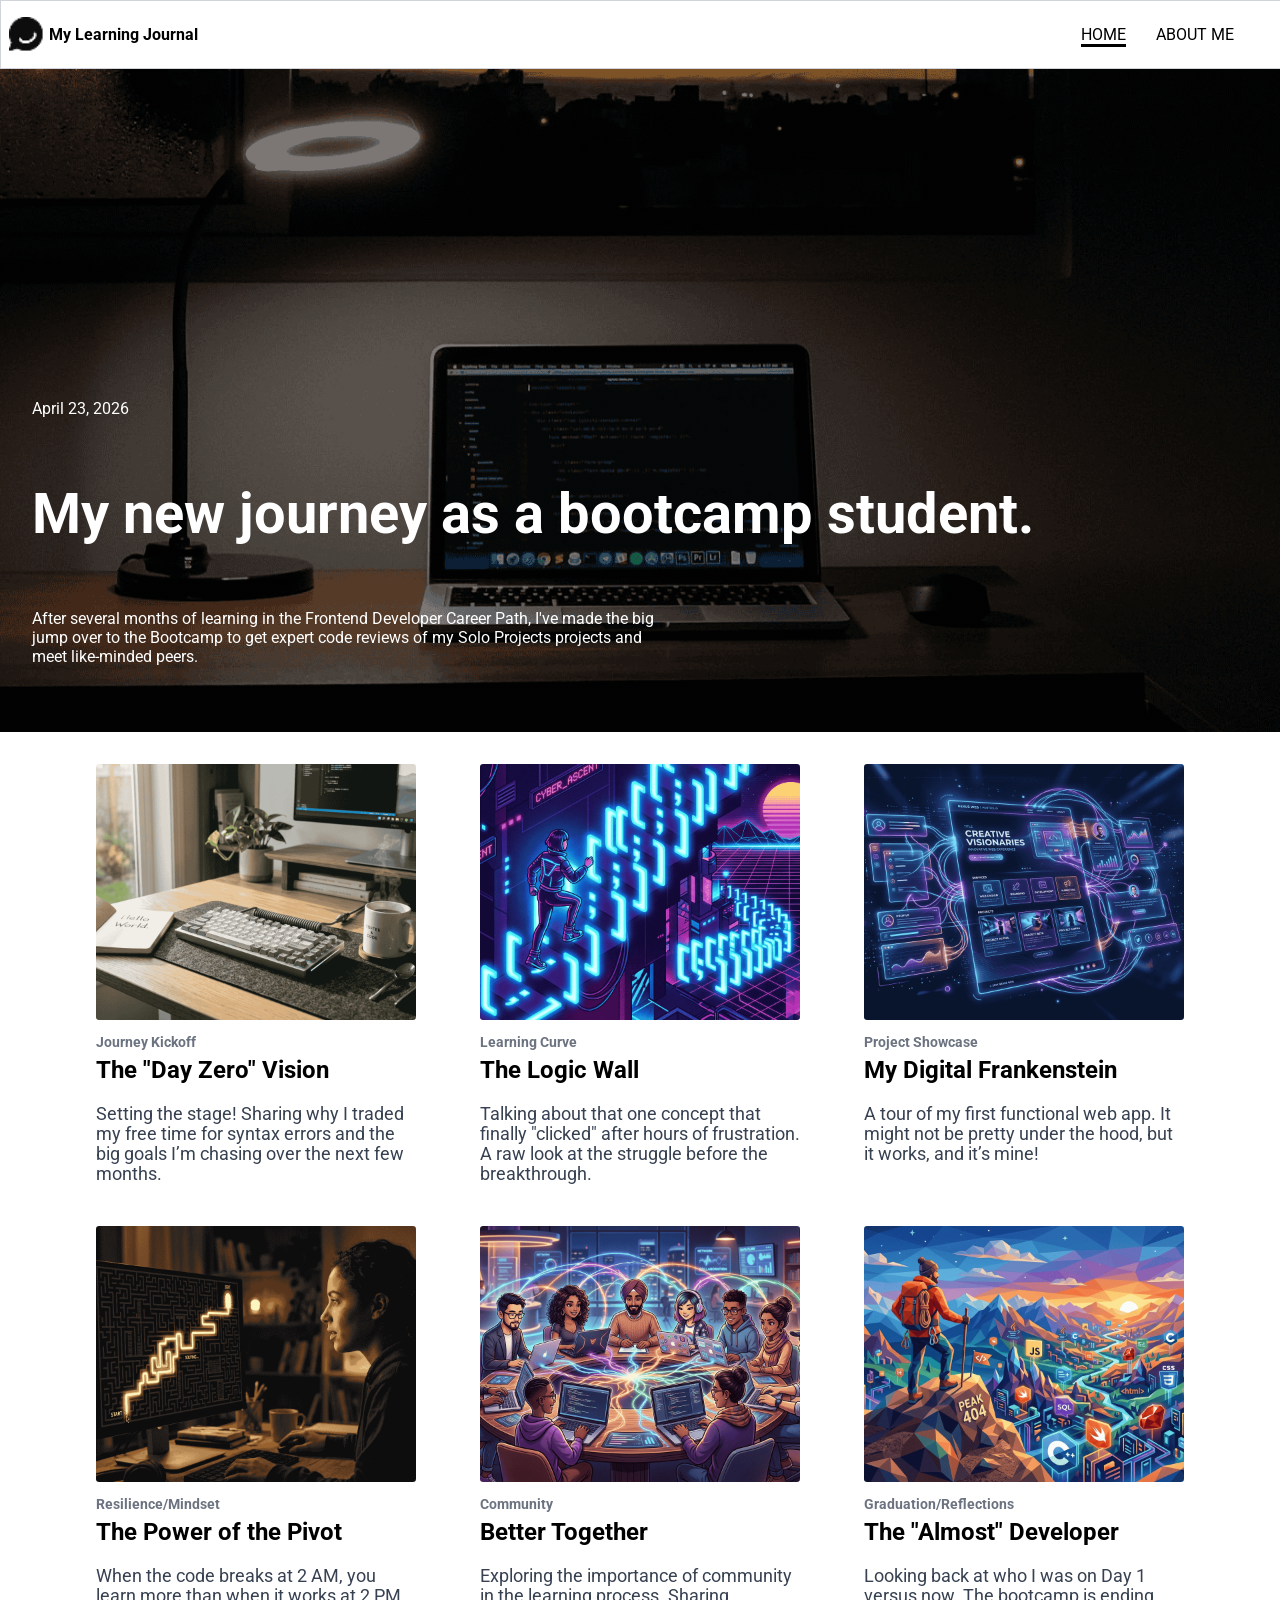
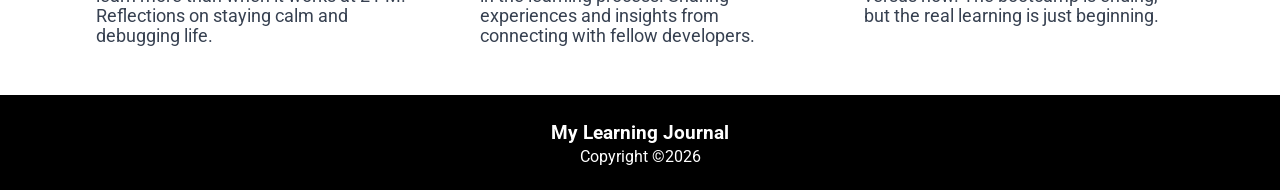
<file: index.html>
<html>
    <head>
        <meta name="viewport" content="width=device-width, initial-scale=1">
        <link rel="preconnect" href="https://fonts.googleapis.com">
        <link rel="preconnect" href="https://fonts.gstatic.com" crossorigin>
        <link href="https://fonts.googleapis.com/css2?family=Roboto:ital,wght@0,100..900;1,100..900&display=swap" rel="stylesheet">
        <title>My Learning Journal</title>
        <link rel="stylesheet" href="css/style.css">
    </head>
    <body>
		<header>
			 <nav class="navbar">
             <a class="logo" href="index.html">
                <img src="images/logo.png" alt="logo">
                <p class="logo-text">My Learning Journal</p>
            </a>
            <button class="hamburger" aria-label="Toggle menu">
                <span class="bar"></span>
                <span class="bar"></span>
                <span class="bar"></span>
            </button>
            <ul class="nav-links">
                <li><a class="nav-link" href="index.html"><span class="underline">Home</span></a></li>
                <li><a class="nav-link" href="about.html"><span class="underline-hover">About Me</span></a></li>
            </ul>
        	</nav>

			<section class="hero-section">
                <div class="hero-texts">
                    
                    <h1 class="hero-title">My new journey as a bootcamp student.</h1>
                    <p class="hero-description">
                        After several months of learning in the Frontend Developer Career Path, I've made the big jump over to the Bootcamp to get expert code reviews of my Solo Projects projects and meet like-minded peers.
                    </p>
					<p class="hero-date">April 23, 2026</p>
                </div>
            </section>
		</header>	
       
        <main>
            
            <div class="articles">
                <!-- Blog one -->
                <a href="post.html" 
				class="blogone" 
				aria-label="Discover how crystals stabilize time in quantum computers">
				<article>
					<img src="images/blog-image-01.png" 
						alt="An AI rendering of crystals in a quantum computer">
					<header class="article-header">
						<h3>Journey Kickoff</h3>
						<h2>The "Day Zero" Vision</h2>
					</header>
                    
                        <p>Setting the stage! Sharing why I traded my free time for syntax errors and the big goals I’m chasing over the next few months.</p>
                    
				</article>
			    </a>

                <!-- Blog 2 -->
                
                <a href="post.html" 
				class="blogtwo" 
				aria-label="Discover how crystals stabilize time in quantum computers">
				<article>
					<img src="images/blog-image-02.png" 
						alt="An AI rendering of crystals in a quantum computer">
					<header class="article-header">
						<h3>Learning Curve</h3>
						<h2>The Logic Wall</h2>
					</header>
                    
                    <p>Talking about that one concept that finally "clicked" after hours of frustration. A raw look at the struggle before the breakthrough.</p>
                    
				</article>
			    </a>

                <!-- Blog 3 -->
                <a href="post.html" 
				class="blogthree" 
				aria-label="Discover how crystals stabilize time in quantum computers">
				<article>
					<img src="images/blog-image-03.png" 
						alt="An AI rendering of crystals in a quantum computer">
					<header class="article-header">
						<h3>Project Showcase</h3>
						<h2> My Digital Frankenstein</h2>
					</header>
                    
                        <p>A tour of my first functional web app. It might not be pretty under the hood, but it works, and it’s mine!</p>
                    
				</article>
			    </a>

                <!-- Blog 4 -->
                
                <a href="post.html" 
				class="blogfour" 
				aria-label="Discover how crystals stabilize time in quantum computers">
				<article>
					<img src="images/blog-image-04.png" 
						alt="An AI rendering of crystals in a quantum computer">
					<header class="article-header">
						<h3>Resilience/Mindset</h3>
						<h2>The Power of the Pivot</h2>
					</header>
                    
                        <p>When the code breaks at 2 AM, you learn more than when it works at 2 PM. Reflections on staying calm and debugging life.</p>
                    
				</article>
			    </a>

                <!-- Blog 5 -->

                <a href="post.html" 
				class="blogfive" 
				aria-label="Discover how crystals stabilize time in quantum computers">
				<article>
					<img src="images/blog-image-05.png" 
						alt="An AI rendering of crystals in a quantum computer">
					<header class="article-header">
						<h3>Community</h3>
						<h2>Better Together</h2>
					</header>
                    
                        <p>Exploring the importance of community in the learning process. Sharing experiences and insights from connecting with fellow developers.</p>
                    
				</article>
			    </a>

                <!-- Blog 6 -->

                <a href="post.html" 
				class="blogsix" 
				aria-label="Discover how crystals stabilize time in quantum computers">
				<article>
					<img src="images/blog-image-06.png" 
						alt="An AI rendering of crystals in a quantum computer">
					<header class="article-header">
						<h3>Graduation/Reflections</h3>
						<h2>The "Almost" Developer</h2>
					</header>
                    
                        <p>Looking back at who I was on Day 1 versus now. The bootcamp is ending, but the real learning is just beginning.</p>
                    
				</article>
			    </a>      
            </div>
        </main>
		<footer>
			<h3>My Learning Journal</h3>
			<p>Copyright ©2026</p>
		</footer>
        <script>
            const hamburger = document.querySelector('.hamburger');
            const navLinks = document.querySelector('.nav-links');
            hamburger.addEventListener('click', () => {
                navLinks.classList.toggle('active');
            });
        </script>
    </body>
</html>
</file>
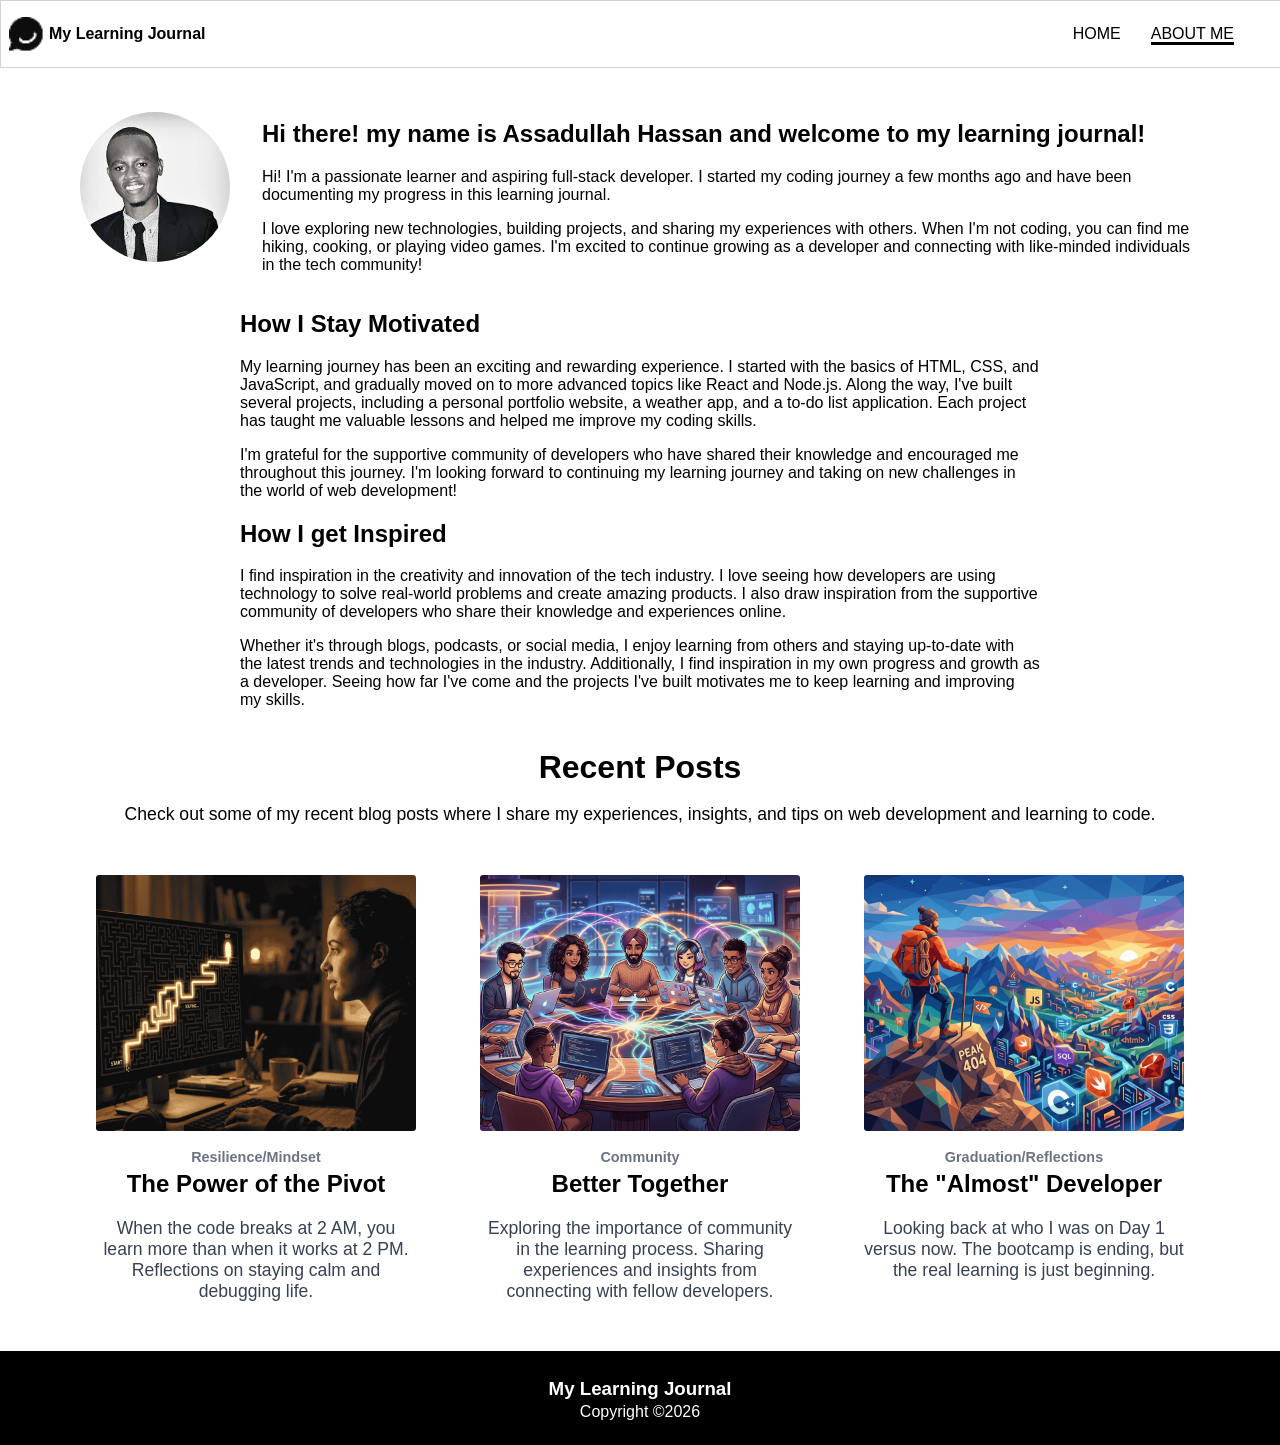
<file: about.html>
<!DOCTYPE html>
<html lang="en">
<head>
    <meta charset="UTF-8">
    <meta name="viewport" content="width=device-width, initial-scale=1.0">
    <title>About Me - My Learning Journal</title>
    <link rel="stylesheet" href="css/style.css">
</head>
<body>
    <header>
        <nav class="navbar">
            <a class="logo" href="index.html">
                <img src="images/logo.png" alt="logo">
                <p class="logo-text">My Learning Journal</p>
            </a>
            <button class="hamburger" aria-label="Toggle menu">
                <span class="bar"></span>
                <span class="bar"></span>
                <span class="bar"></span>
            </button>
            <ul class="nav-links">
                <li><a class="nav-link" href="index.html"> <span class="underline-hover">Home</span></a></li>
                <li><a class="nav-link" href="about.html"><span class="underline">About Me</span></a></li>
            </ul>
        </nav>
    </header>
    <main>
        <section class="user-section">
                <img src="images/profile.jpg" alt="Profile Picture" class="profile-picture">
            <div>
                <h1 class="user-title">Hi there! my name is Assadullah Hassan and welcome to my learning journal!</h1>
             <p class="user-description">
                Hi! I'm a passionate learner and aspiring full-stack developer. I started my coding journey a few months ago and have been documenting my progress in this learning journal.
             </p>
             <p class="user-description">
             I love exploring new technologies, building projects, and sharing my experiences with others. When I'm not coding, you can find me hiking, cooking, or playing video games. I'm excited to continue growing as a developer and connecting with like-minded individuals in the tech community!
             </p>
            </div>
        </section>
        <section class="description-section">
            <div>
                <h2 class="user-title">How I Stay Motivated</h2>
                <p class="user-description">
                    My learning journey has been an exciting and rewarding experience. I started with the basics of HTML, CSS, and JavaScript, and gradually moved on to more advanced topics like React and Node.js. Along the way, I've built several projects, including a personal portfolio website, a weather app, and a to-do list application. Each project has taught me valuable lessons and helped me improve my coding skills.
                </p>
                <p class="user-description">
                  I'm grateful for the supportive community of developers who have shared their knowledge and encouraged me throughout this journey. I'm looking forward to continuing my learning journey and taking on new challenges in the world of web development!
                </p>
            
        </section>
        <section class="description-section">
            <div>
                <h2 class="user-title">How I get Inspired</h2>
                <p class="user-description">
                    I find inspiration in the creativity and innovation of the tech industry. I love seeing how developers are using technology to solve real-world problems and create amazing products. I also draw inspiration from the supportive community of developers who share their knowledge and experiences online. 
                </p>
                <p class="user-description">
                    Whether it's through blogs, podcasts, or social media, I enjoy learning from others and staying up-to-date with the latest trends and technologies in the industry. Additionally, I find inspiration in my own progress and growth as a developer. Seeing how far I've come and the projects I've built motivates me to keep learning and improving my skills. 
                </p>
        </section>
        <section class="recent-posts">
            <h2 class="recent-post-title">Recent Posts</h2>
            <p class="recent-post-description">Check out some of my recent blog posts where I share my experiences, insights, and tips on web development and learning to code.</p>    

             <div class="articles">
                 <a href="post.html" 
				class="blogfour" 
				aria-label="Discover how crystals stabilize time in quantum computers">
				<article>
					<img src="images/blog-image-04.png" 
						alt="An AI rendering of crystals in a quantum computer">
					<header class="article-header">
						<h3>Resilience/Mindset</h3>
						<h2>The Power of the Pivot</h2>
					</header>
                    
                        <p>When the code breaks at 2 AM, you learn more than when it works at 2 PM. Reflections on staying calm and debugging life.</p>
                    
				</article>
			    </a>

                <!-- Blog 5 -->

                <a href="post.html" 
				class="blogfive" 
				aria-label="Discover how crystals stabilize time in quantum computers">
				<article>
					<img src="images/blog-image-05.png" 
						alt="An AI rendering of crystals in a quantum computer">
					<header class="article-header">
						<h3>Community</h3>
						<h2>Better Together</h2>
					</header>
                    
                        <p>Exploring the importance of community in the learning process. Sharing experiences and insights from connecting with fellow developers.</p>
                    
				</article>
			    </a>

                <!-- Blog 6 -->

                <a href="post.html" 
				class="blogsix" 
				aria-label="Discover how crystals stabilize time in quantum computers">
				<article>
					<img src="images/blog-image-06.png" 
						alt="An AI rendering of crystals in a quantum computer">
					<header class="article-header">
						<h3>Graduation/Reflections</h3>
						<h2>The "Almost" Developer</h2>
					</header>
                    
                        <p>Looking back at who I was on Day 1 versus now. The bootcamp is ending, but the real learning is just beginning.</p>
                    
				</article>
			    </a>      
            </div>
        </section>
    </main>
    <footer>
        <h3>My Learning Journal</h3>
        <p>Copyright ©2026</p>
    </footer>
    <script>
        const hamburger = document.querySelector('.hamburger');
        const navLinks = document.querySelector('.nav-links');
        hamburger.addEventListener('click', () => {
            navLinks.classList.toggle('active');
        });
    </script>
</body>
</html>
</file>
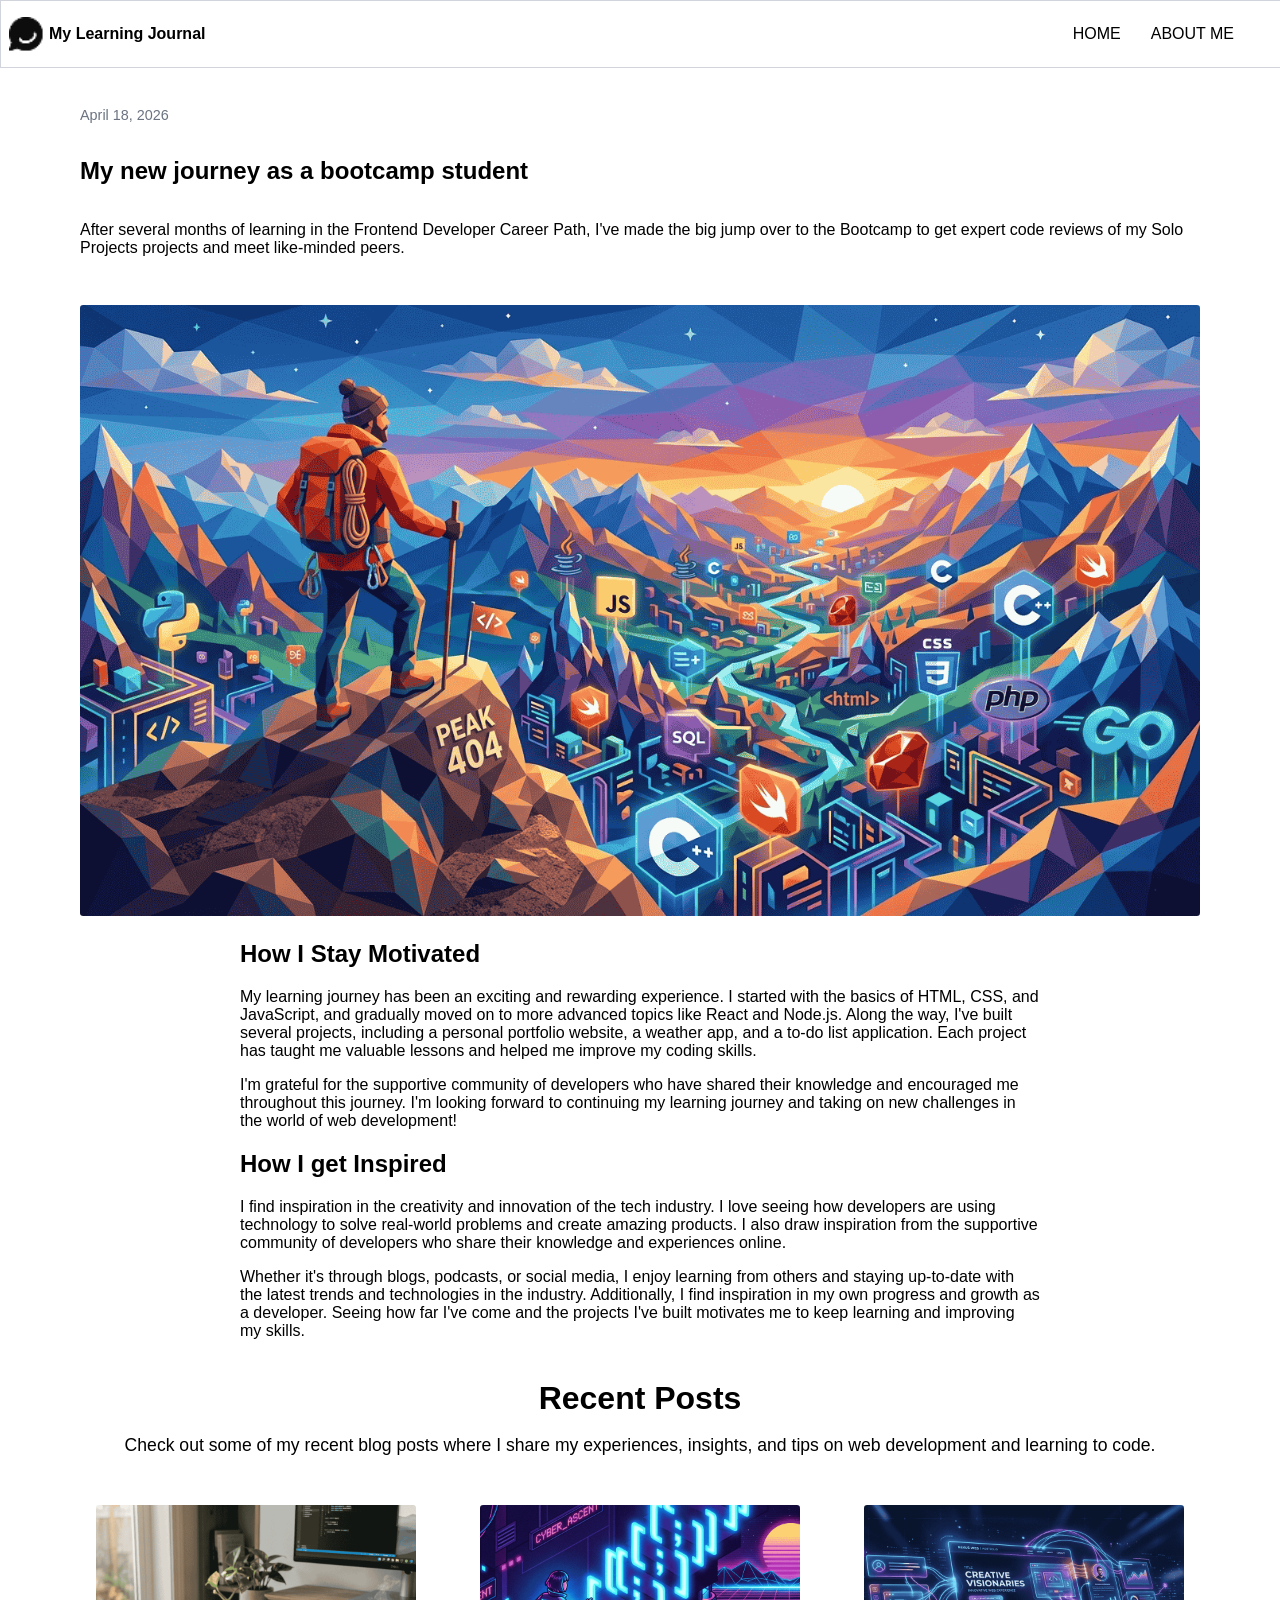
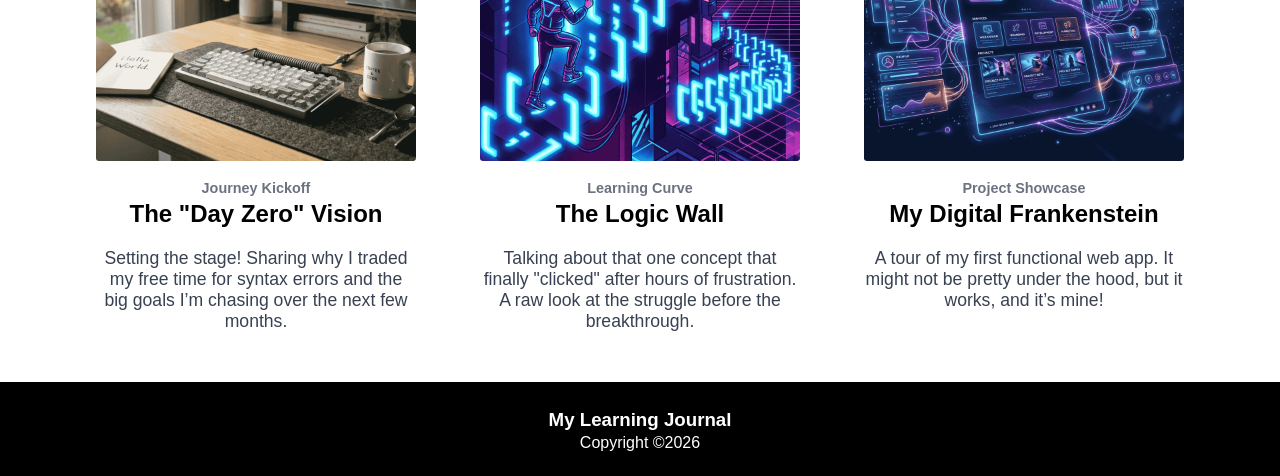
<file: post.html>
<!DOCTYPE html>
<html lang="en">
<head>
    <meta charset="UTF-8">
    <meta name="viewport" content="width=device-width, initial-scale=1.0">
    <title>About Me - My Learning Journal</title>
    <link rel="stylesheet" href="css/style.css">
</head>
<body>
    <header>
        <nav class="navbar">
            <a class="logo" href="index.html">
                <img src="images/logo.png" alt="logo">
                <p class="logo-text">My Learning Journal</p>
            </a>
            <button class="hamburger" aria-label="Toggle menu">
                <span class="bar"></span>
                <span class="bar"></span>
                <span class="bar"></span>
            </button>
            <ul class="nav-links">
                <li><a class="nav-link" href="index.html"><span class="underline-hover">Home</span></a></li>
                <li><a class="nav-link" href="about.html"><span class="underline-hover">About Me</span></a></li>
            </ul>
        </nav>
    </header>
    <main>
        <section class="post-section">
            <div class="post-header">
                <h1 class="post-title">My new journey as a bootcamp student</h1>
             <p class="post-description">
                After several months of learning in the Frontend Developer Career Path, I've made the big jump over to the Bootcamp to get expert code reviews of my Solo Projects projects and meet like-minded peers.
             </p>
             <p class="date">April 18, 2026</p>
            </div>

            <img src="images/cover-post.png" alt="cover image" class="post-image">
            
        </section>
        <section class="description-section">
            <div>
                <h2 class="post-title">How I Stay Motivated</h2>
                <p class="post-description">
                    My learning journey has been an exciting and rewarding experience. I started with the basics of HTML, CSS, and JavaScript, and gradually moved on to more advanced topics like React and Node.js. Along the way, I've built several projects, including a personal portfolio website, a weather app, and a to-do list application. Each project has taught me valuable lessons and helped me improve my coding skills.
                </p>
                <p class="post-description">
                  I'm grateful for the supportive community of developers who have shared their knowledge and encouraged me throughout this journey. I'm looking forward to continuing my learning journey and taking on new challenges in the world of web development!
                </p>
            
        </section>
        <section class="description-section">
            <div>
                <h2 class="post-title">How I get Inspired</h2>
                <p class="post-description">
                    I find inspiration in the creativity and innovation of the tech industry. I love seeing how developers are using technology to solve real-world problems and create amazing products. I also draw inspiration from the supportive community of developers who share their knowledge and experiences online. 
                </p>
                <p class="post-description">
                    Whether it's through blogs, podcasts, or social media, I enjoy learning from others and staying up-to-date with the latest trends and technologies in the industry. Additionally, I find inspiration in my own progress and growth as a developer. Seeing how far I've come and the projects I've built motivates me to keep learning and improving my skills. 
                </p>
        </section>
        <section class="recent-posts">
            <h2 class="recent-post-title">Recent Posts</h2>
            <p class="recent-post-description">Check out some of my recent blog posts where I share my experiences, insights, and tips on web development and learning to code.</p>    

             <div class="articles">
                 <!-- Blog one -->
                <a href="post.html" 
				class="blogone" 
				aria-label="Discover how crystals stabilize time in quantum computers">
				<article>
					<img src="images/blog-image-01.png" 
						alt="An AI rendering of crystals in a quantum computer">
					<header class="article-header">
						<h3>Journey Kickoff</h3>
						<h2>The "Day Zero" Vision</h2>
					</header>
                    
                        <p>Setting the stage! Sharing why I traded my free time for syntax errors and the big goals I’m chasing over the next few months.</p>
                    
				</article>
			    </a>

                <!-- Blog 2 -->
                
                <a href="post.html" 
				class="blogtwo" 
				aria-label="Discover how crystals stabilize time in quantum computers">
				<article>
					<img src="images/blog-image-02.png" 
						alt="An AI rendering of crystals in a quantum computer">
					<header class="article-header">
						<h3>Learning Curve</h3>
						<h2>The Logic Wall</h2>
					</header>
                    
                    <p>Talking about that one concept that finally "clicked" after hours of frustration. A raw look at the struggle before the breakthrough.</p>
                    
				</article>
			    </a>

                <!-- Blog 3 -->
                <a href="post.html" 
				class="blogthree" 
				aria-label="Discover how crystals stabilize time in quantum computers">
				<article>
					<img src="images/blog-image-03.png" 
						alt="An AI rendering of crystals in a quantum computer">
					<header class="article-header">
						<h3>Project Showcase</h3>
						<h2> My Digital Frankenstein</h2>
					</header>
                    
                        <p>A tour of my first functional web app. It might not be pretty under the hood, but it works, and it’s mine!</p>
                    
				</article>
			    </a>
            </div>
        </section>
    </main>
    <footer>
        <h3>My Learning Journal</h3>
        <p>Copyright ©2026</p>
    </footer>
    <script>
        const hamburger = document.querySelector('.hamburger');
        const navLinks = document.querySelector('.nav-links');
        hamburger.addEventListener('click', () => {
            navLinks.classList.toggle('active');
        });
    </script>
</body>
</html>
</file>
<file: css/style.css>
html, 
body {
    margin: 0;
    padding: 0;
    font-family: "Roboto", sans-serif;
}

/* Navbar */
.navbar {
    display: flex;
    justify-content:space-between;
    align-items: center;
    margin: 0 auto;
    border: 1px solid #d1d5db;
    padding: 0.5em;
    position: fixed;
    /* width: 100vw; */
    min-width: 100vw;
    background-color: white;
    z-index: 1000;
}
.logo {
    display: flex;
    align-items: center;
    cursor: pointer;
}

.logo img {
    width: 35px;
    height: 35px;
}
.logo-text {
    margin-left: 5px;
    font-weight: bold;
}
.nav-link {
    margin: 5px;
    padding: 10px;
    font-size: 1rem;
    text-transform: uppercase;
}

.nav-links {
    display: flex;
    margin-right: 40px;
}

.hamburger {
    display: none;
    flex-direction: column;
    cursor: pointer;
    background: none;
    border: none;
    padding: 0;
}

.bar {
    width: 70px;
    height: 4px;
    background-color: black;
    margin: 4px 0;
    transition: 0.3s;
}

a {
    color: inherit;
    text-decoration: none;
}
ul {
    list-style-type: none;
}

.underline-hover:hover {
    border-bottom: 3px solid black;
    transition: 0.3s;
}


/* Main content */

.hero-section {
    position: relative;
    background-image:linear-gradient(rgba(0, 0, 0, 0.5), rgba(0, 0, 0, 0.5)), url("../images/hero.png");
    /* background: no-repeat center center fixed;  */
    -webkit-background-size: cover;
    -moz-background-size: cover;
    -o-background-size: cover;
    background-size: cover;
    padding: 2em;
    color: white;
    min-height: 400px;
    padding-top: 100px;
}

.hero-texts {
    position: absolute;
    bottom: 30px;
    padding-right: 2em;
    display: flex;
    flex-direction: column;
    gap: 0;
}

.hero-date {
    order: -1;
}

.article-header {
    margin: 0;
    padding: 0;
}

.article-header h3 {
    margin-bottom: 0;
    font-size: .9rem;
    color: #6b7280;
}

.article-header h2 {
    margin-top: 0.2em;
    font-size: 1.5rem;
}

/* article {
    border: 2px solid black;
    padding: 0;
    margin: 0;
} */

article p {
    margin-top: 0.3em;
    font-size: 1.1rem;
    color: #374151;
}

.articles {
   display: grid;
   grid-template-columns: auto 1fr auto;
   grid-template-areas: 
        ". blogone ."
        ". blogtwo ."
        ". blogthree ."
        ". blogfour ."
        ". blogfive ."
        ". blogsix .";
    
}

.articles a {
    padding: 0;
    margin: 0;
    margin-bottom: -2.5em;
}

.articles a:hover {
    transform: translateY(-10px);
    transition: 0.3s;
}


.blogone {
   grid-area: blogone;
}
.blogtwo {
   grid-area: blogtwo;
}
.blogthree {
    grid-area: blogthree;
}
.blogfour {
    grid-area: blogfour;
}
.blogfive {
    grid-area: blogfive;
}
.blogsix {
    grid-area: blogsix;
}


article {
    border-radius: 0.2em;
    background-color: white;
    height: auto;
    padding: 2em;
}

article img {
    width: 100%;
    border-radius: .2em;
}

footer {
    color: white;
    text-align: center;
    background-color: black;
    padding: .5em;
}

footer h3 {
    margin-bottom: 0;
}

footer p {
    margin-top: .2em;
}

/* About Page */

.profile-picture {
    width: 150px;
    height: 150px;
    border-radius: 50%;
    margin-bottom: 1em;
}

.user-section {
    display: block;
    align-items: center;
    gap: 2em;
   padding-top: 100px;
   padding-left: 1em;
   padding-right: 1em;
}

.recent-posts {
    margin-top: 2.5em;
    text-align: center;
}

.recent-post-title {
    font-size: 2rem;
    margin-bottom: .5em;
}

.recent-post-description {
    font-size: 1.1rem;
}

.description-section {
    max-width: 800px;
    margin: 0 auto;
    padding: 0 1em;
}

/* Post page */

.post-section {
    display: block;
    align-items: center;
    gap: 2em;
   padding-top: 100px;
   padding-left: 1em;
   padding-right: 1em;
}

.post-header {
    margin: 0 auto;
    display: flex;
    flex-direction: column;
    gap: 0;
    padding: 0;
}

.date {
    color: #6b7280;
    font-size: .9rem;
    margin-top: 0.5em;
    order: -1;
}

.post-image {
    width: 100%;
    margin-top: 2em;
    border-radius: .2em;
}

.underline {
    border-bottom: 3px solid black;
    width: 50%;
    }

/* Footer */
footer {
    margin-top: 2.5em;
}



@media(min-width: 500px) {
      .articles {
        display: grid;
        grid-template-columns: repeat(2, 1fr);
        grid-template-areas: 
                "blogone blogtwo"
                "blogthree blogfour"
                "blogfive blogsix";
    }
     
}

@media (min-width: 970px) {

    .articles {
   display: grid;
   grid-template-columns: repeat(3, 1fr);
   grid-template-areas: 
        "blogone blogtwo blogthree"
        "blogfour blogfive blogsix";
    }

    .underline {
    border-bottom: 3px solid black;
    width: 50%;
    }
    .hero-section {
        min-height: 600px;
    }

    .hero-texts {
        bottom: 50px;        
   }
   .hero-title {
    font-size: 3.5rem;
   }
   .hero-description {
    font-size: 1rem;
    width: 50vw;
   }

   main {
    width: 90%;
    margin: 0 auto;
   }

   .description-section {
    max-width: 800px;
    margin: 0 auto;
    padding: 0 1em;
}

.user-section {
    display: flex;
    align-items: center;
    gap: 2em;
   padding-top: 100px;
}

.post-section {
    display: block;
    align-items: center;
    gap: 2em;
   padding-top: 100px;
}
}


/* Responsive hamburger menu */
@media (max-width: 1024px) {
    .nav-links {
        margin-top: 0em;
        display: none;
        flex-direction: column;
        position: absolute;
        top: 100%;
        right: 0;
        background-color: white;
        width: 50%;
        height: 100vh;
        padding: 1em;
        gap: 1.5em;
        border: 1px solid #d1d5db;
        box-shadow: 0 2px 5px rgba(0,0,0,0.1);
    }

    .nav-links.active {
        display: flex;
    }
    .hamburger {
        display: flex;
        margin-left: auto;
    }
    .navbar {
        position: relative;
    }
}
</file>
